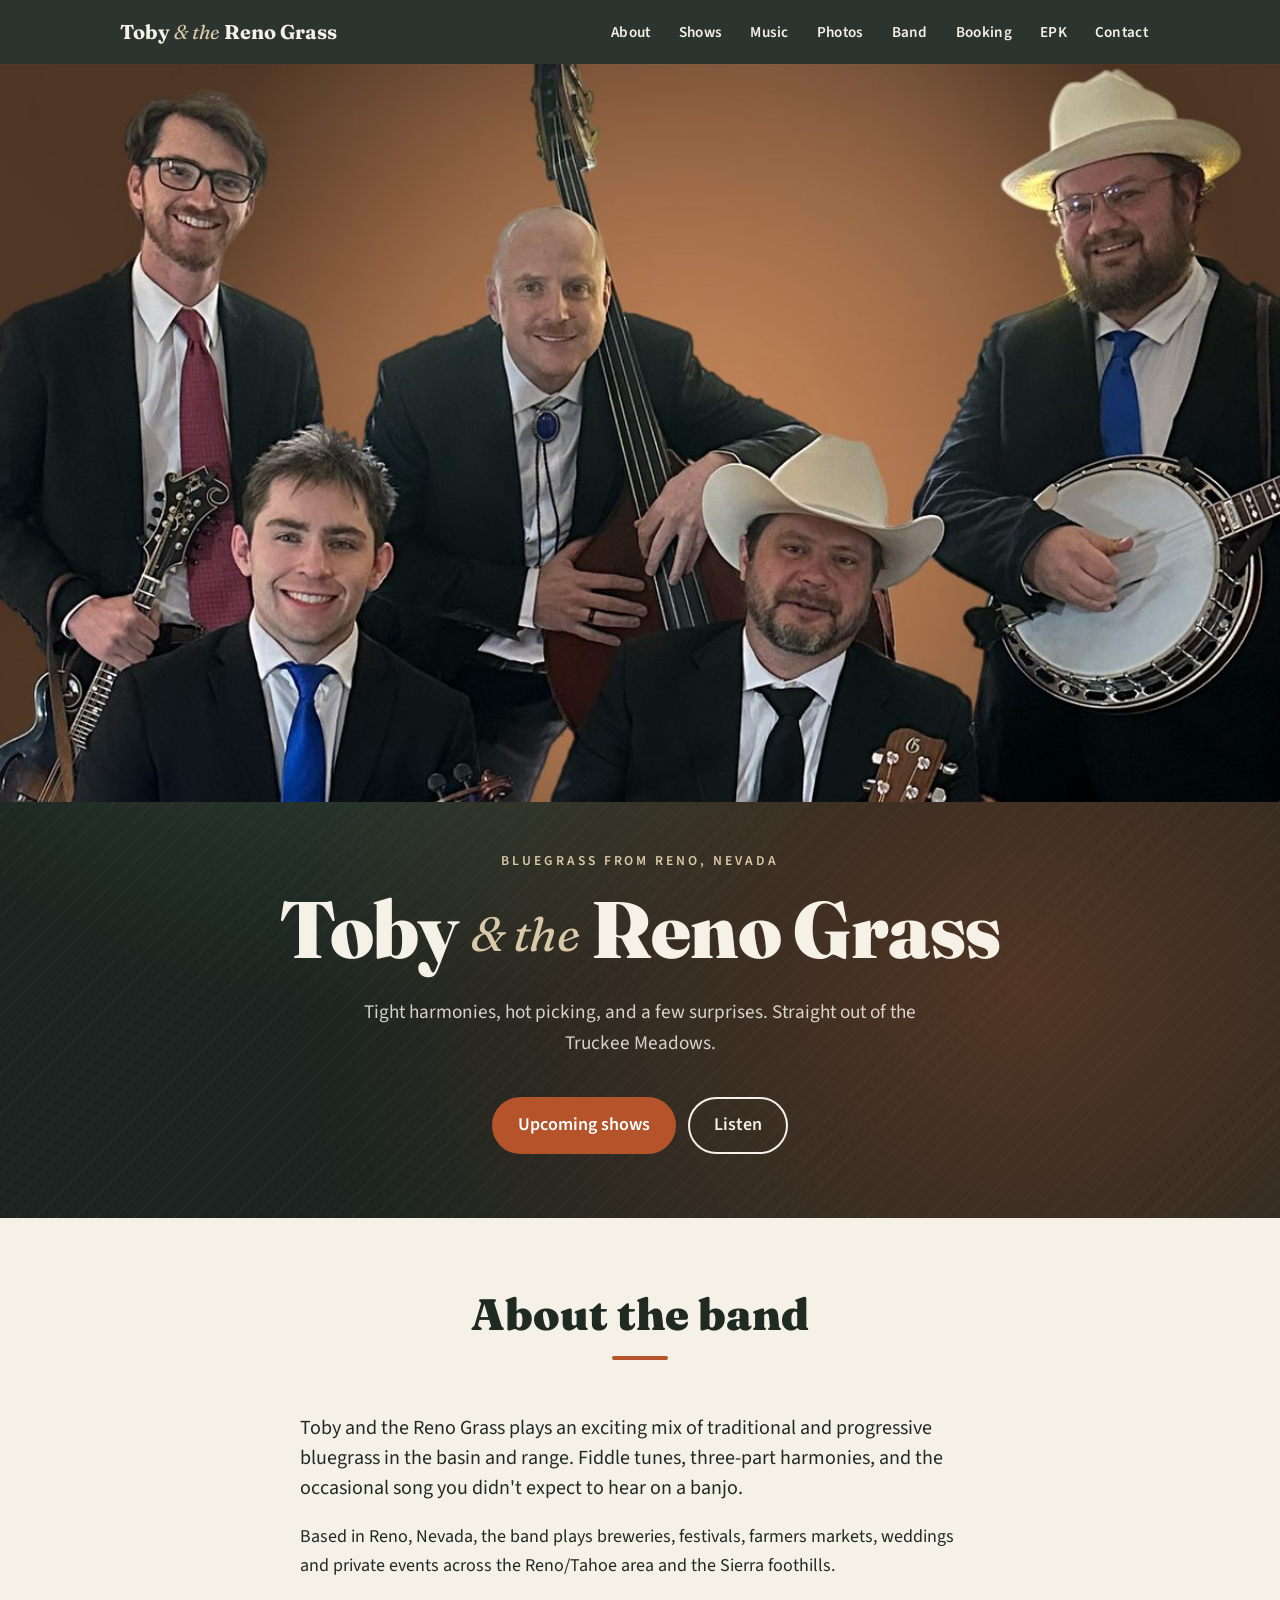
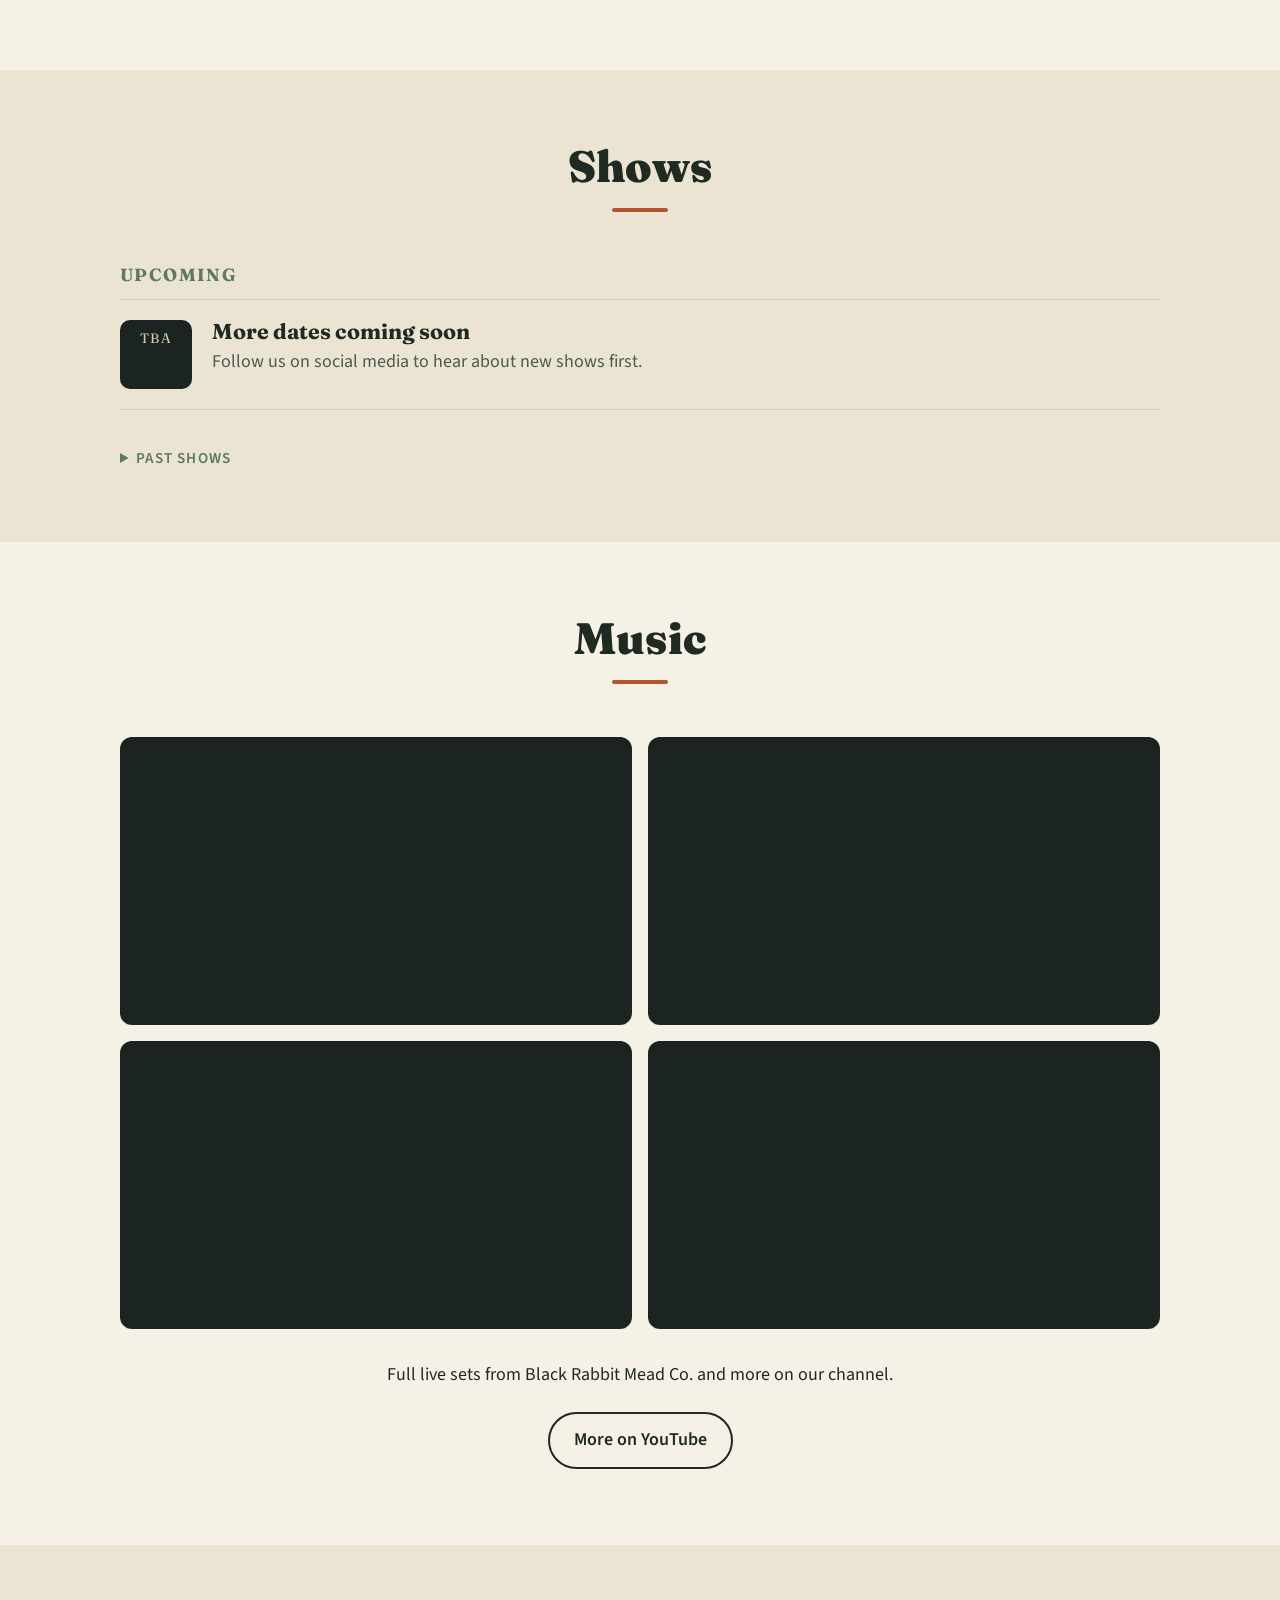
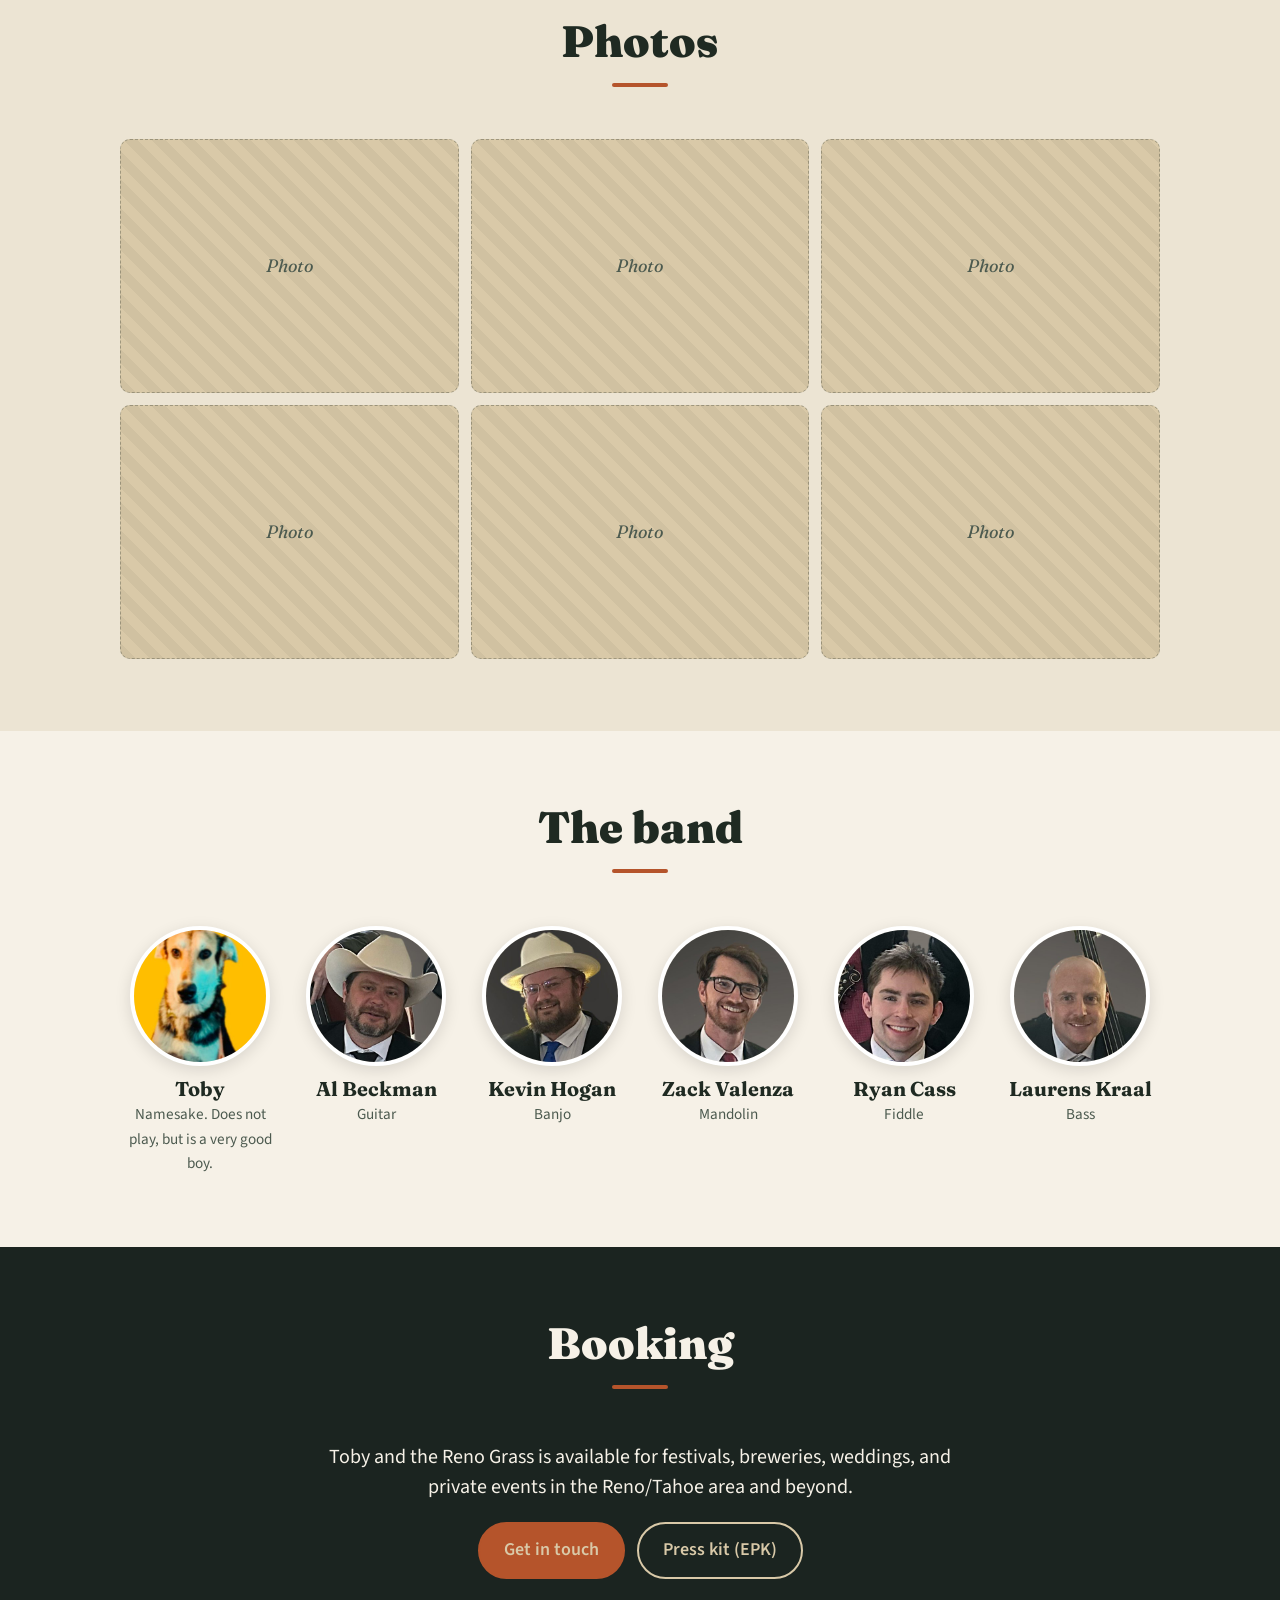
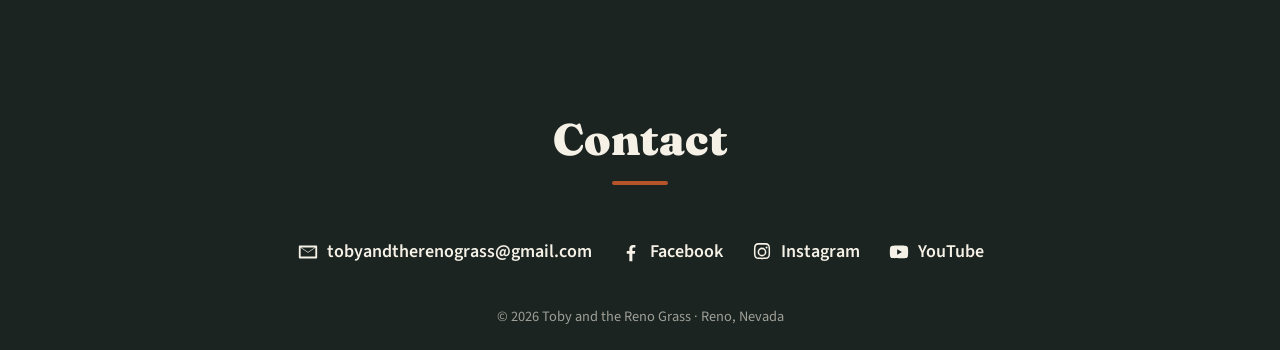
<file: index.html>
<!DOCTYPE html>
<html lang="en">
<head>
  <meta charset="utf-8">
  <meta name="viewport" content="width=device-width, initial-scale=1">
  <title>Toby and the Reno Grass | Bluegrass Band in Reno, Nevada</title>
  <meta name="description" content="Toby and the Reno Grass is a five-piece bluegrass band from Reno, Nevada: guitar, banjo, mandolin, fiddle and upright bass. Shows, videos, and booking for festivals, breweries, weddings and events in the Reno/Tahoe area.">
  <link rel="canonical" href="https://tobyandtherenograss.com/">
  <meta name="author" content="Toby and the Reno Grass">
  <meta property="og:title" content="Toby and the Reno Grass">
  <meta property="og:description" content="Bluegrass from Reno, Nevada.">
  <meta property="og:type" content="website">
  <meta property="og:site_name" content="Toby and the Reno Grass">
  <meta name="twitter:card" content="summary_large_image">
  <meta property="og:url" content="https://tobyandtherenograss.com/">
  <meta property="og:image" content="https://tobyandtherenograss.com/static/images/hero-brown.jpg">
  <link rel="icon" href="static/images/favicon.svg" type="image/svg+xml">
  <link rel="preconnect" href="https://fonts.googleapis.com">
  <link rel="preconnect" href="https://fonts.gstatic.com" crossorigin>
  <link href="https://fonts.googleapis.com/css2?family=Fraunces:opsz,wght@9..144,400;9..144,700;9..144,900&family=Source+Sans+3:wght@400;600&display=swap" rel="stylesheet">
  <link href="static/css/main.css?v=6" rel="stylesheet">
  <script type="application/ld+json">
{
  "@context": "https://schema.org",
  "@type": "MusicGroup",
  "name": "Toby and the Reno Grass",
  "genre": "Bluegrass",
  "url": "https://tobyandtherenograss.com/",
  "image": "https://tobyandtherenograss.com/static/images/hero-brown.jpg",
  "description": "Five-piece bluegrass band from Reno, Nevada.",
  "foundingLocation": {
    "@type": "Place",
    "name": "Reno, Nevada"
  },
  "location": {
    "@type": "Place",
    "address": {
      "@type": "PostalAddress",
      "addressLocality": "Reno",
      "addressRegion": "NV",
      "addressCountry": "US"
    }
  },
  "email": "tobyandtherenograss@gmail.com",
  "sameAs": [
    "https://www.facebook.com/p/Toby-and-the-Reno-Grass-61576982324667/",
    "https://www.instagram.com/tobyandtherenograss/",
    "https://www.youtube.com/@TobyandtheRenoGrass1"
  ],
  "member": [
    {
      "@type": "Person",
      "name": "Al Beckman",
      "roleName": "Guitar"
    },
    {
      "@type": "Person",
      "name": "Kevin Hogan",
      "roleName": "Banjo"
    },
    {
      "@type": "Person",
      "name": "Zack Valenza",
      "roleName": "Mandolin"
    },
    {
      "@type": "Person",
      "name": "Ryan Cass",
      "roleName": "Fiddle"
    },
    {
      "@type": "Person",
      "name": "Laurens Kraal",
      "roleName": "Upright bass"
    }
  ]
}
  </script>
</head>
<body>

<header class="site-header">
  <nav class="nav" aria-label="Main">
    <a class="brand" href="#top">Toby <span>&amp; the</span> Reno Grass</a>
    <button class="nav-toggle" aria-expanded="false" aria-controls="nav-links" aria-label="Menu">
      <span></span><span></span><span></span>
    </button>
    <ul class="nav-links" id="nav-links">
      <li><a href="#about">About</a></li>
      <li><a href="#shows">Shows</a></li>
      <li><a href="#music">Music</a></li>
      <li><a href="#photos">Photos</a></li>
      <li><a href="#band">Band</a></li>
      <li><a href="#booking">Booking</a></li>
      <li><a href="epk.html">EPK</a></li>
      <li><a href="#contact">Contact</a></li>
    </ul>
  </nav>
</header>

<main id="top">

  <!-- HERO. Desktop uses static/images/hero-brown.jpg (16:9), phones use hero-mobile.jpg (3:2). -->
  <section class="hero">
    <picture class="hero-photo">
      <source media="(max-width: 700px)" srcset="static/images/hero-mobile-brown.jpg">
      <img src="static/images/hero-brown.jpg" width="2000" height="1125" alt="Toby and the Reno Grass, five-piece bluegrass band from Reno, Nevada" fetchpriority="high">
    </picture>
    <div class="hero-inner">
      <p class="hero-kicker">Bluegrass from Reno, Nevada</p>
      <h1>Toby <span class="amp">&amp; the</span> Reno&nbsp;Grass</h1>
      <p class="hero-sub">Tight harmonies, hot picking, and a few surprises. Straight out of the Truckee Meadows.</p>
      <div class="hero-actions">
        <a class="btn btn-primary" href="#shows">Upcoming shows</a>
        <a class="btn btn-ghost" href="#music">Listen</a>
      </div>
    </div>
  </section>

  <!-- ABOUT -->
  <section class="section" id="about">
    <div class="container narrow">
      <h2>About the band</h2>
      <p class="lead">
        <!-- TODO: replace with the real bio -->
        Toby and the Reno Grass plays an exciting mix of traditional and progressive bluegrass in the
        basin and range. Fiddle tunes, three-part harmonies, and the occasional song you didn't expect
        to hear on a banjo.
      </p>
      <p>
        Based in Reno, Nevada, the band plays breweries, festivals, farmers markets, weddings and
        private events across the Reno/Tahoe area and the Sierra foothills.
      </p>
    </div>
  </section>

  <!-- SHOWS. Copy one <li class="show"> block per gig. Keep upcoming shows on top.
       Move a show to the "Past shows" list once it has happened. -->
  <section class="section section-alt" id="shows">
    <div class="container">
      <h2>Shows</h2>
      <h3 class="subhead">Upcoming</h3>
      <ul class="shows">
        <li class="show">
          <div class="show-date"><span class="show-month">TBA</span><span class="show-day">&nbsp;</span></div>
          <div class="show-body">
            <h4 class="show-title">More dates coming soon</h4>
            <p class="show-meta">Follow us on social media to hear about new shows first.</p>
          </div>
        </li>
        <!-- Example upcoming show (copy, uncomment, edit):
        <li class="show">
          <div class="show-date"><span class="show-month">Dec</span><span class="show-day">13</span></div>
          <div class="show-body">
            <h4 class="show-title">Venue Name</h4>
            <p class="show-meta">
              Saturday, December 13 &middot; 7:00 PM &middot;
              <a href="https://www.google.com/maps/search/?api=1&query=Venue+Name+Reno+NV" target="_blank" rel="noopener">Reno, NV</a>
            </p>
            <p class="show-note">Free show. All ages.</p>
          </div>
          <a class="btn btn-small" href="https://example.com/tickets" target="_blank" rel="noopener">Tickets</a>
        </li>
        -->
      </ul>

      <details class="past-shows">
        <summary>Past shows</summary>
        <ul class="shows shows-past">
          <li class="show">
            <div class="show-date"><span class="show-month">Sep</span><span class="show-day">19</span></div>
            <div class="show-body">
              <h4 class="show-title">Sugar Bowl Community Event</h4>
              <p class="show-meta">September 19, 2026 &middot; Sugar Bowl, Norden, CA</p>
            </div>
          </li>
          <li class="show">
            <div class="show-date"><span class="show-month">Aug</span><span class="show-day">24</span></div>
            <div class="show-body">
              <h4 class="show-title">40th Annual Bowers Bluegrass Festival</h4>
              <p class="show-meta">August 24, 2026 &middot; New Washoe City, NV</p>
            </div>
          </li>
          <li class="show">
            <div class="show-date"><span class="show-month">Aug</span><span class="show-day">1</span></div>
            <div class="show-body">
              <h4 class="show-title">The Lodge</h4>
              <p class="show-meta">August 1, 2026 &middot; Reno, NV</p>
            </div>
          </li>
          <li class="show">
            <div class="show-date"><span class="show-month">Jul</span><span class="show-day">11</span></div>
            <div class="show-body">
              <h4 class="show-title">Black Rabbit Mead Co.</h4>
              <p class="show-meta">July 11, 2026 &middot; Reno, NV</p>
            </div>
          </li>
          <li class="show">
            <div class="show-date"><span class="show-month">May</span><span class="show-day">15</span></div>
            <div class="show-body">
              <h4 class="show-title">The Depot</h4>
              <p class="show-meta">May 15, 2026 &middot; Reno, NV</p>
            </div>
          </li>
          <li class="show">
            <div class="show-date"><span class="show-month">Mar</span><span class="show-day">6</span></div>
            <div class="show-body">
              <h4 class="show-title">Black Rabbit Mead Co.</h4>
              <p class="show-meta">March 6, 2026 &middot; Reno, NV</p>
            </div>
          </li>
          <li class="show">
            <div class="show-date"><span class="show-month">Jan</span><span class="show-day">16</span></div>
            <div class="show-body">
              <h4 class="show-title">Piñon Bottle Co.</h4>
              <p class="show-meta">January 16, 2026 &middot; Reno, NV</p>
            </div>
          </li>
          <li class="show">
            <div class="show-date"><span class="show-month">Dec</span><span class="show-day">18</span></div>
            <div class="show-body">
              <h4 class="show-title">Black Rabbit Mead Co.</h4>
              <p class="show-meta">December 18, 2025 &middot; Reno, NV</p>
            </div>
          </li>
        </ul>
      </details>
    </div>
  </section>

  <!-- MUSIC. Each tile is a YouTube embed: swap the VIDEO_ID in the src to change it. -->
  <section class="section" id="music">
    <div class="container">
      <h2>Music</h2>
      <div class="video-grid">
        <div class="video"><iframe src="https://www.youtube.com/embed/zK9RMKCZfXM" title="Toby and the Reno Grass, CBA Father's Day Bluegrass Festival submission" allow="accelerometer; clipboard-write; encrypted-media; gyroscope; picture-in-picture; web-share" referrerpolicy="strict-origin-when-cross-origin" allowfullscreen loading="lazy"></iframe></div>
        <div class="video"><iframe src="https://www.youtube.com/embed/GM1ohzLTwFQ" title="Fireball Mail" allow="accelerometer; clipboard-write; encrypted-media; gyroscope; picture-in-picture; web-share" referrerpolicy="strict-origin-when-cross-origin" allowfullscreen loading="lazy"></iframe></div>
        <div class="video"><iframe src="https://www.youtube.com/embed/KNHiSQfLq3k" title="Toby and the Reno Grass at Bowers Bluegrass Festival 2026" allow="accelerometer; clipboard-write; encrypted-media; gyroscope; picture-in-picture; web-share" referrerpolicy="strict-origin-when-cross-origin" allowfullscreen loading="lazy"></iframe></div>
        <div class="video"><iframe src="https://www.youtube.com/embed/yvaGSAyjBzI" title="Toby and the Reno Grass on KOLO 8 Morning News" allow="accelerometer; clipboard-write; encrypted-media; gyroscope; picture-in-picture; web-share" referrerpolicy="strict-origin-when-cross-origin" allowfullscreen loading="lazy"></iframe></div>
      </div>
      <div class="listen-links">
        <p>Full live sets from Black Rabbit Mead Co. and more on our channel.</p>
        <a class="btn btn-ghost" href="https://www.youtube.com/@TobyandtheRenoGrass1" target="_blank" rel="noopener">More on YouTube</a>
        <!-- <a class="btn btn-ghost" href="https://open.spotify.com/artist/..." target="_blank" rel="noopener">Spotify</a> -->
      </div>
    </div>
  </section>

  <!-- PHOTOS. Drop images into static/images/photos/ and replace each placeholder with
       <a class="photo" href="static/images/photos/01.jpg"><img src="static/images/photos/01.jpg" alt="..." loading="lazy"></a> -->
  <section class="section section-alt" id="photos">
    <div class="container">
      <h2>Photos</h2>
      <div class="photo-grid">
        <div class="photo placeholder"><span>Photo</span></div>
        <div class="photo placeholder"><span>Photo</span></div>
        <div class="photo placeholder"><span>Photo</span></div>
        <div class="photo placeholder"><span>Photo</span></div>
        <div class="photo placeholder"><span>Photo</span></div>
        <div class="photo placeholder"><span>Photo</span></div>
      </div>
    </div>
  </section>

  <!-- BAND MEMBERS. One .member per person. -->
  <section class="section" id="band">
    <div class="container">
      <h2>The band</h2>
      <div class="members">
        <div class="member">
          <img class="avatar" src="static/images/band/toby.jpg" width="400" height="400" loading="lazy" alt="Toby the dog">
          <h4>Toby</h4>
          <p>Namesake. Does not play, but is a very good boy.</p>
        </div>
        <div class="member">
          <img class="avatar" src="static/images/band/guitar.jpg" width="400" height="400" loading="lazy" alt="Al Beckman">
          <h4>Al Beckman</h4>
          <p>Guitar</p>
        </div>
        <div class="member">
          <img class="avatar" src="static/images/band/banjo.jpg" width="400" height="400" loading="lazy" alt="Kevin Hogan">
          <h4>Kevin Hogan</h4>
          <p>Banjo</p>
        </div>
        <div class="member">
          <img class="avatar" src="static/images/band/mandolin.jpg" width="400" height="400" loading="lazy" alt="Zack Valenza">
          <h4>Zack Valenza</h4>
          <p>Mandolin</p>
        </div>
        <div class="member">
          <img class="avatar" src="static/images/band/fiddle.jpg" width="400" height="400" loading="lazy" alt="Ryan Cass">
          <h4>Ryan Cass</h4>
          <p>Fiddle</p>
        </div>
        <div class="member">
          <img class="avatar" src="static/images/band/bass.jpg" width="400" height="400" loading="lazy" alt="Laurens Kraal">
          <h4>Laurens Kraal</h4>
          <p>Bass</p>
        </div>
      </div>
    </div>
  </section>

  <!-- BOOKING -->
  <section class="section section-dark" id="booking">
    <div class="container narrow center">
      <h2>Booking</h2>
      <p class="lead">Toby and the Reno Grass is available for festivals, breweries, weddings, and private events in the Reno/Tahoe area and beyond.</p>
      <div class="hero-actions">
        <a class="btn btn-primary" href="mailto:tobyandtherenograss@gmail.com?subject=Booking%20inquiry">Get in touch</a>
        <a class="btn btn-ghost" href="epk.html">Press kit (EPK)</a>
      </div>
    </div>
  </section>


</main>

<!-- CONTACT / FOOTER. TODO: replace the placeholder email. -->
<footer class="site-footer" id="contact">
  <div class="container center">
    <h2>Contact</h2>
    <ul class="contact-list">
      <li>
        <a href="mailto:tobyandtherenograss@gmail.com">
          <svg class="icon" viewBox="0 0 24 24" aria-hidden="true"><path d="M3 5h18a1 1 0 0 1 1 1v12a1 1 0 0 1-1 1H3a1 1 0 0 1-1-1V6a1 1 0 0 1 1-1zm1 2.4V17h16V7.4l-8 5.3-8-5.3zM4.6 7l7.4 4.9L19.4 7H4.6z"/></svg>
          tobyandtherenograss@gmail.com
        </a>
      </li>
      <li>
        <a href="https://www.facebook.com/p/Toby-and-the-Reno-Grass-61576982324667/" target="_blank" rel="noopener">
          <svg class="icon" viewBox="0 0 24 24" aria-hidden="true"><path d="M13.5 22v-8h2.7l.4-3.2h-3.1V8.8c0-.9.3-1.6 1.6-1.6h1.7V4.4c-.3 0-1.3-.1-2.5-.1-2.5 0-4.1 1.5-4.1 4.2v2.3H7.4V14h2.8v8h3.3z"/></svg>
          Facebook
        </a>
      </li>
      <li>
        <a href="https://www.instagram.com/tobyandtherenograss/" target="_blank" rel="noopener">
          <svg class="icon" viewBox="0 0 24 24" aria-hidden="true"><path d="M12 7.2a4.8 4.8 0 1 0 0 9.6 4.8 4.8 0 0 0 0-9.6zm0 7.9a3.1 3.1 0 1 1 0-6.2 3.1 3.1 0 0 1 0 6.2zM17 5.9a1.1 1.1 0 1 0 0 2.2 1.1 1.1 0 0 0 0-2.2zM12 2.2c-2.7 0-3 0-4 .1-2.9.1-4.6 1.8-4.7 4.7-.1 1-.1 1.4-.1 4s0 3 .1 4c.1 2.9 1.8 4.6 4.7 4.7 1 .1 1.4.1 4 .1s3 0 4-.1c2.9-.1 4.6-1.8 4.7-4.7.1-1 .1-1.4.1-4s0-3-.1-4c-.1-2.9-1.8-4.6-4.7-4.7-1-.1-1.3-.1-4-.1zm0 1.8c2.6 0 2.9 0 4 .1 2 .1 3 1 3.1 3.1.1 1 .1 1.3.1 3.9s0 2.9-.1 3.9c-.1 2-1 3-3.1 3.1-1 .1-1.3.1-4 .1s-2.9 0-3.9-.1c-2-.1-3-1-3.1-3.1-.1-1-.1-1.3-.1-3.9s0-2.9.1-3.9c.1-2 1-3 3.1-3.1 1-.1 1.3-.1 3.9-.1z"/></svg>
          Instagram
        </a>
      </li>
      <li>
        <a href="https://www.youtube.com/@TobyandtheRenoGrass1" target="_blank" rel="noopener">
          <svg class="icon" viewBox="0 0 24 24" aria-hidden="true"><path d="M21.6 7.2c-.2-.9-.9-1.6-1.8-1.8C18.2 5 12 5 12 5s-6.2 0-7.8.4c-.9.2-1.6.9-1.8 1.8C2 8.8 2 12 2 12s0 3.2.4 4.8c.2.9.9 1.6 1.8 1.8C5.8 19 12 19 12 19s6.2 0 7.8-.4c.9-.2 1.6-.9 1.8-1.8.4-1.6.4-4.8.4-4.8s0-3.2-.4-4.8zM10 15V9l5.2 3L10 15z"/></svg>
          YouTube
        </a>
      </li>
    </ul>
    <p class="copyright">&copy; <span id="year"></span> Toby and the Reno Grass &middot; Reno, Nevada</p>
  </div>
</footer>

<script src="static/js/main.js"></script>
<!-- Cloudflare Web Analytics --><script defer src="https://static.cloudflareinsights.com/beacon.min.js" data-cf-beacon='{"token": "e1113c9dabb843c6b1d5d2c6611a7a12"}'></script><!-- End Cloudflare Web Analytics -->
</body>
</html>
</file>
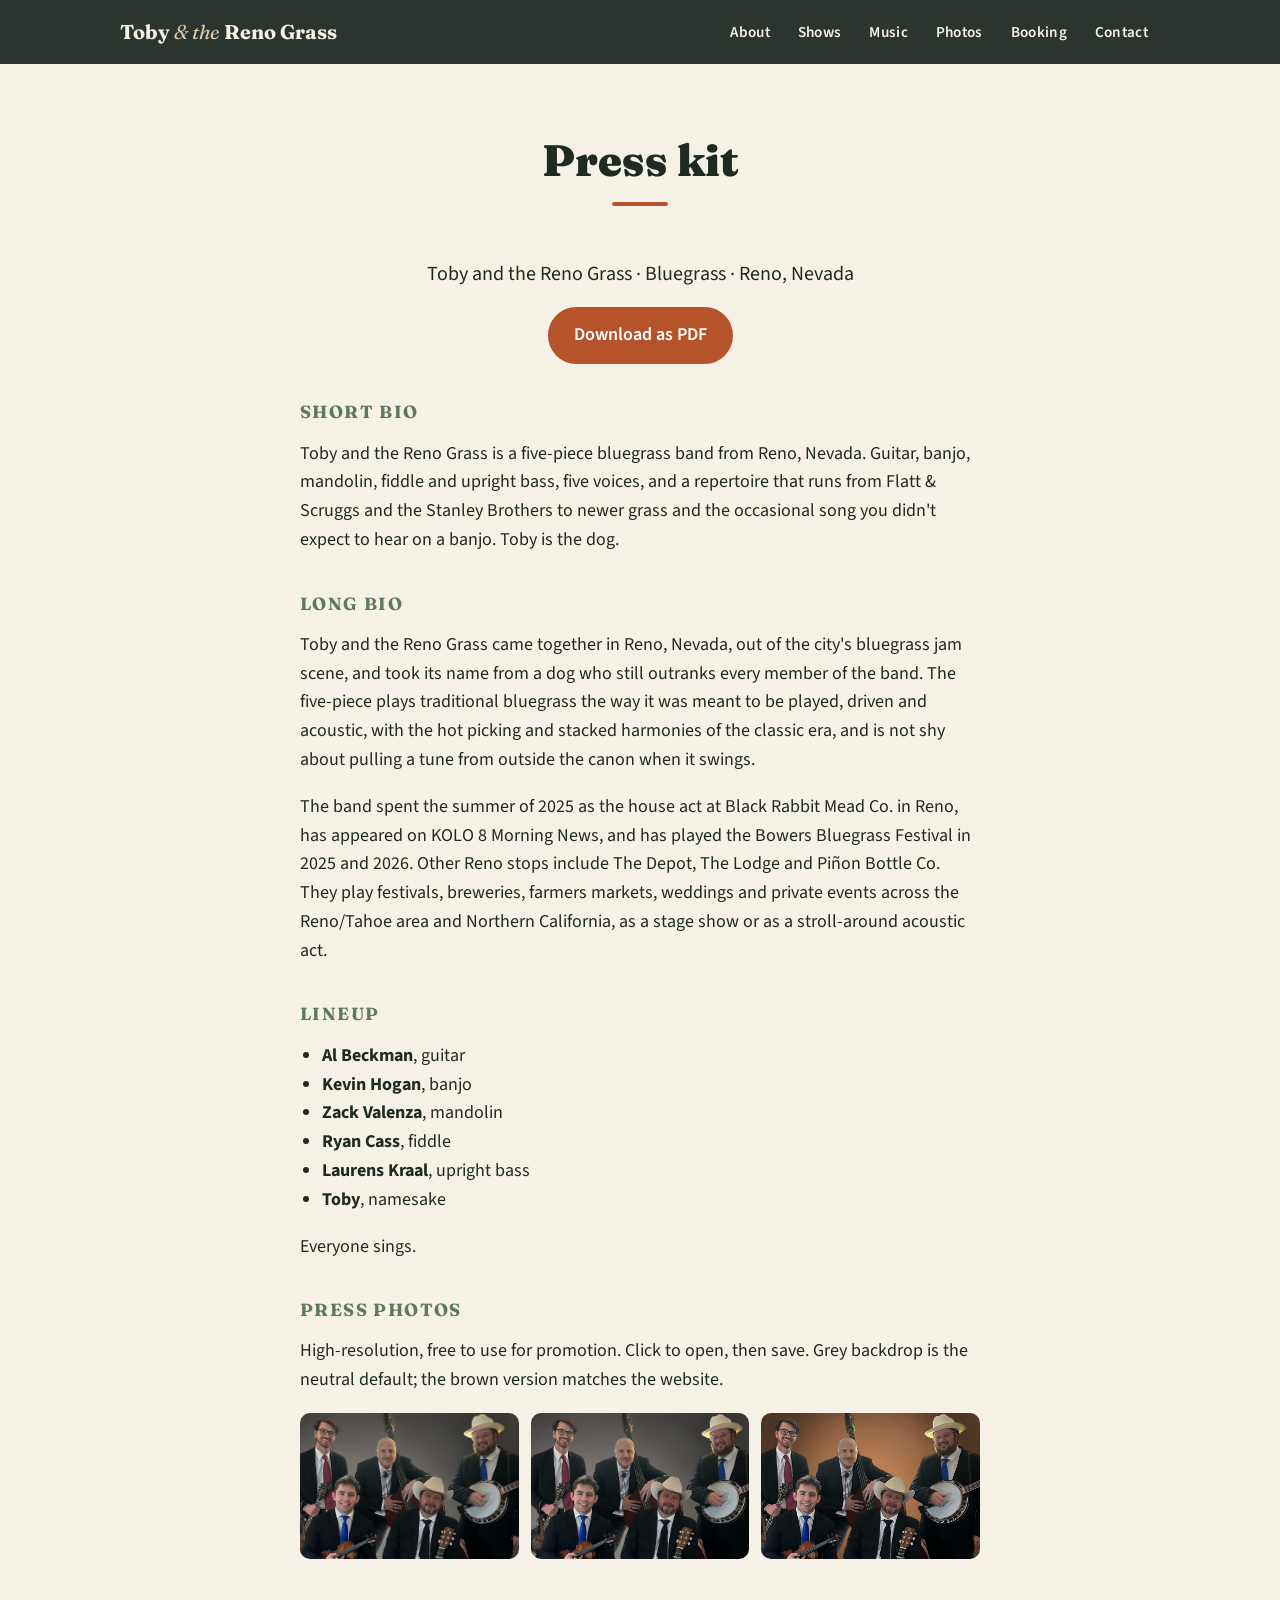
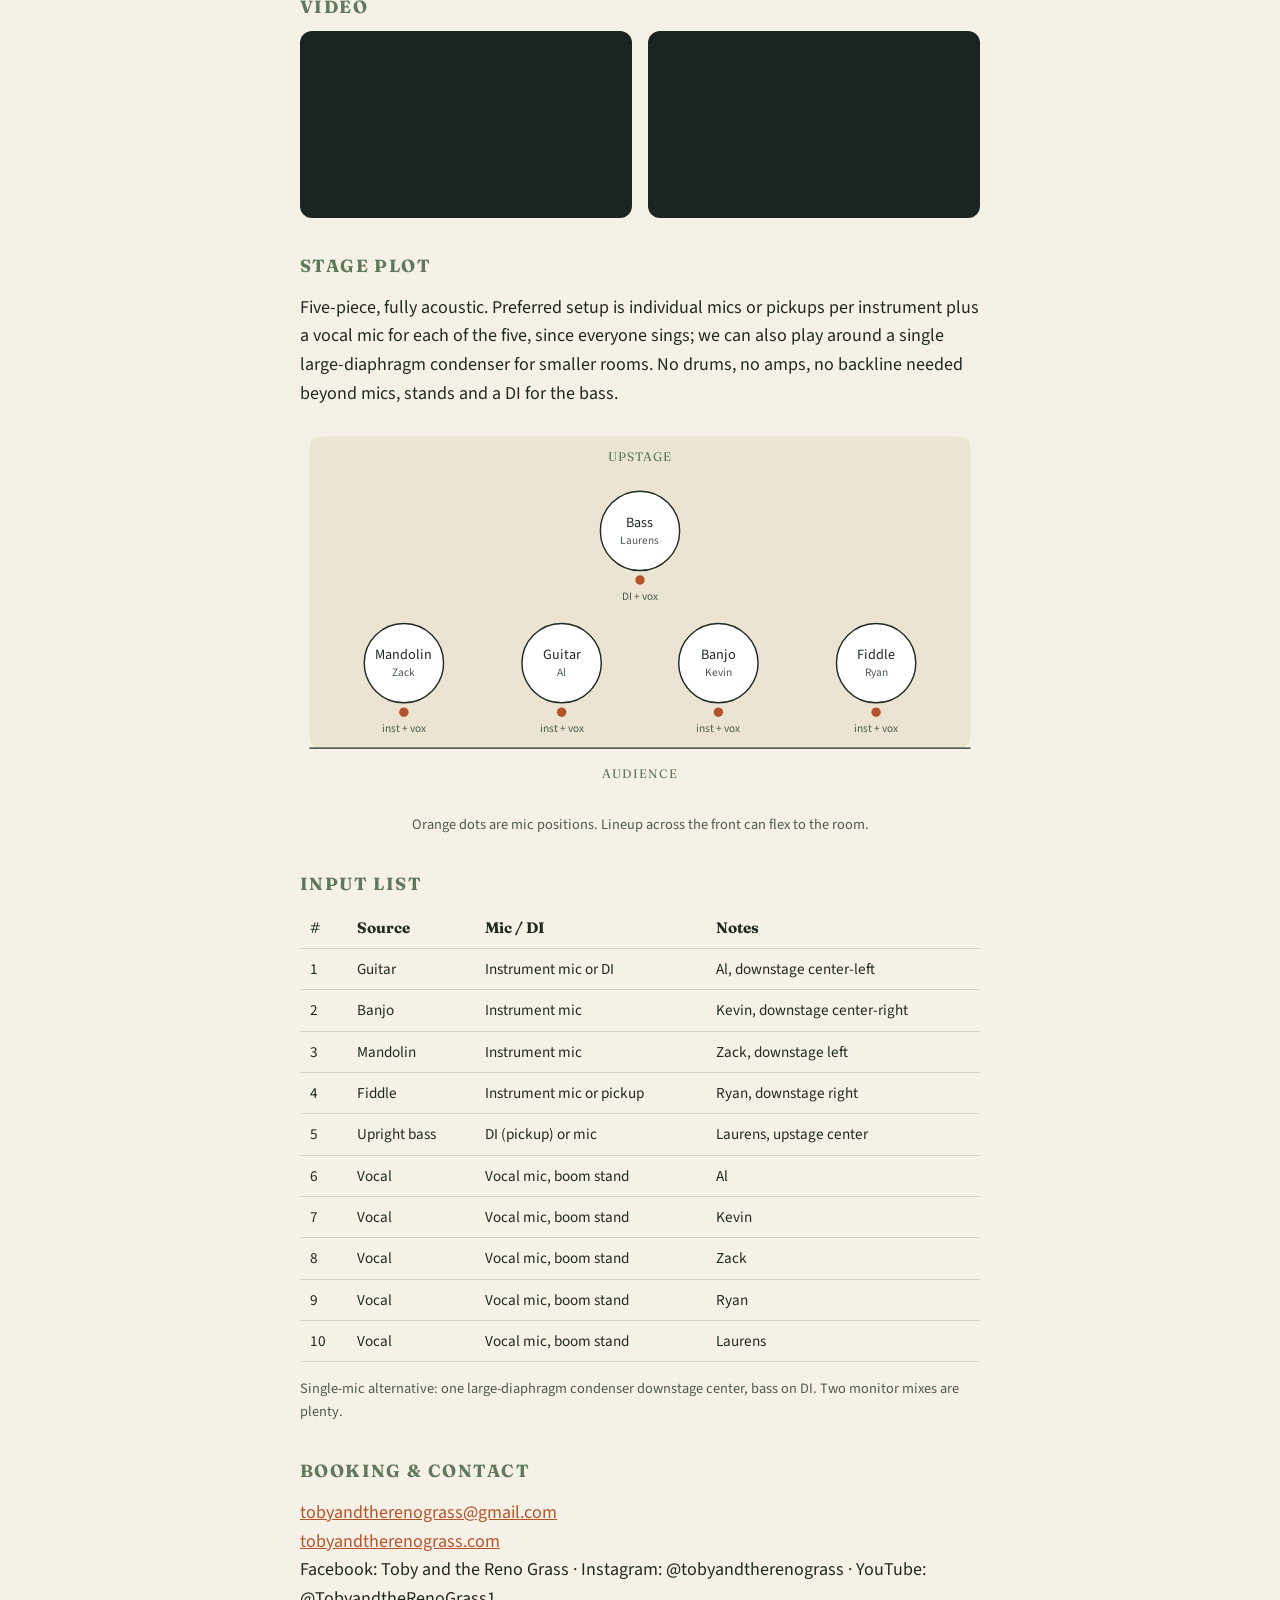
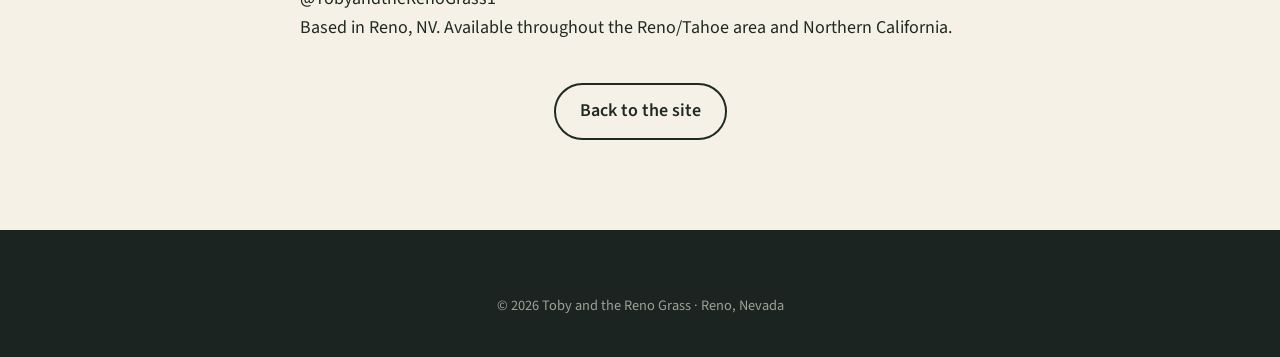
<file: epk.html>
<!DOCTYPE html>
<html lang="en">
<head>
  <meta charset="utf-8">
  <meta name="viewport" content="width=device-width, initial-scale=1">
  <title>EPK | Toby and the Reno Grass</title>
  <meta name="description" content="Electronic press kit for Toby and the Reno Grass: bio, photos, video, stage plot and booking contact.">
  <link rel="canonical" href="https://tobyandtherenograss.com/epk.html">
  <meta property="og:title" content="Toby and the Reno Grass | Press kit">
  <meta property="og:description" content="Bio, press photos, video, stage plot and booking contact for Toby and the Reno Grass, bluegrass from Reno, Nevada.">
  <meta property="og:type" content="website">
  <meta property="og:url" content="https://tobyandtherenograss.com/epk.html">
  <meta property="og:image" content="https://tobyandtherenograss.com/static/images/hero-brown.jpg">
  <meta name="twitter:card" content="summary_large_image">
  <link rel="icon" href="static/images/favicon.svg" type="image/svg+xml">
  <link rel="preconnect" href="https://fonts.googleapis.com">
  <link rel="preconnect" href="https://fonts.gstatic.com" crossorigin>
  <link href="https://fonts.googleapis.com/css2?family=Fraunces:opsz,wght@9..144,400;9..144,700;9..144,900&family=Source+Sans+3:wght@400;600&display=swap" rel="stylesheet">
  <link href="static/css/main.css?v=6" rel="stylesheet">
</head>
<body>

<header class="site-header">
  <nav class="nav" aria-label="Main">
    <a class="brand" href="index.html">Toby <span>&amp; the</span> Reno Grass</a>
    <button class="nav-toggle" aria-expanded="false" aria-controls="nav-links" aria-label="Menu">
      <span></span><span></span><span></span>
    </button>
    <ul class="nav-links" id="nav-links">
      <li><a href="index.html#about">About</a></li>
      <li><a href="index.html#shows">Shows</a></li>
      <li><a href="index.html#music">Music</a></li>
      <li><a href="index.html#photos">Photos</a></li>
      <li><a href="index.html#booking">Booking</a></li>
      <li><a href="index.html#contact">Contact</a></li>
    </ul>
  </nav>
</header>

<main>
  <section class="section epk">
    <div class="container narrow">
      <h2>Press kit</h2>
      <p class="lead center">Toby and the Reno Grass &middot; Bluegrass &middot; Reno, Nevada</p>
      <p class="center no-print">
        <a class="btn btn-primary" href="static/epk/Toby-and-the-Reno-Grass-EPK.pdf">Download as PDF</a>
      </p>

      <h3 class="subhead">Short bio</h3>
      <p>
        Toby and the Reno Grass is a five-piece bluegrass band from Reno, Nevada. Guitar, banjo, mandolin,
        fiddle and upright bass, five voices, and a repertoire that runs from Flatt &amp; Scruggs and
        the Stanley Brothers to newer grass and the occasional song you didn't expect to hear on a banjo.
        Toby is the dog.
      </p>

      <h3 class="subhead">Long bio</h3>
      <p>
        Toby and the Reno Grass came together in Reno, Nevada, out of the city's bluegrass jam scene, and took
        its name from a dog who still outranks every member of the band. The five-piece plays traditional
        bluegrass the way it was meant to be played, driven and acoustic, with the hot picking and stacked
        harmonies of the classic era, and is not shy about pulling a tune from outside the canon when it
        swings.
      </p>
      <p>
        The band spent the summer of 2025 as the house act at Black Rabbit Mead Co. in Reno, has appeared on
        KOLO 8 Morning News, and has played the Bowers Bluegrass Festival in 2025 and 2026. Other Reno
        stops include The Depot, The Lodge and Piñon Bottle Co. They play
        festivals, breweries, farmers markets, weddings and private events across the Reno/Tahoe area and
        Northern California, as a stage show or as a stroll-around acoustic act.
      </p>

      <h3 class="subhead">Lineup</h3>
      <ul class="lineup">
        <li><strong>Al Beckman</strong>, guitar</li>
        <li><strong>Kevin Hogan</strong>, banjo</li>
        <li><strong>Zack Valenza</strong>, mandolin</li>
        <li><strong>Ryan Cass</strong>, fiddle</li>
        <li><strong>Laurens Kraal</strong>, upright bass</li>
        <li><strong>Toby</strong>, namesake</li>
      </ul>
      <p>Everyone sings.</p>

      <h3 class="subhead">Press photos</h3>
      <p>High-resolution, free to use for promotion. Click to open, then save. Grey backdrop is the neutral default; the brown version matches the website.</p>
      <div class="photo-grid press-photos">
        <a class="photo" href="static/epk/toby-and-the-reno-grass-press-16x9.jpg" target="_blank" rel="noopener"><img src="static/epk/thumb-16x9.jpg" alt="Toby and the Reno Grass, group photo 16:9, grey backdrop" loading="lazy"></a>
        <a class="photo" href="static/epk/toby-and-the-reno-grass-press-3x2.jpg" target="_blank" rel="noopener"><img src="static/epk/thumb-3x2.jpg" alt="Toby and the Reno Grass, group photo 3:2, grey backdrop" loading="lazy"></a>
        <a class="photo" href="static/epk/toby-and-the-reno-grass-press-16x9-brown.jpg" target="_blank" rel="noopener"><img src="static/images/hero-brown.jpg" alt="Toby and the Reno Grass, group photo 16:9, brown backdrop" loading="lazy"></a>
      </div>

      <h3 class="subhead">Video</h3>
      <div class="video-grid no-print">
        <div class="video"><iframe src="https://www.youtube.com/embed/zK9RMKCZfXM" title="CBA Father's Day Bluegrass Festival submission" allowfullscreen loading="lazy"></iframe></div>
        <div class="video"><iframe src="https://www.youtube.com/embed/KNHiSQfLq3k" title="Toby and the Reno Grass at Bowers Bluegrass Festival 2026" allowfullscreen loading="lazy"></iframe></div>
      </div>
      <ul class="video-links">
        <li><a href="https://www.youtube.com/watch?v=zK9RMKCZfXM">CBA Father's Day Festival submission</a> &middot; youtube.com/watch?v=zK9RMKCZfXM</li>
        <li><a href="https://www.youtube.com/watch?v=KNHiSQfLq3k">Live at Bowers Bluegrass Festival 2026</a> &middot; youtube.com/watch?v=KNHiSQfLq3k</li>
        <li><a href="https://www.youtube.com/watch?v=yvaGSAyjBzI">KOLO 8 Morning News appearance</a> &middot; youtube.com/watch?v=yvaGSAyjBzI</li>
        <li><a href="https://www.youtube.com/@TobyandtheRenoGrass1">Full live sets on YouTube</a> &middot; youtube.com/@TobyandtheRenoGrass1</li>
      </ul>

      <h3 class="subhead">Stage plot</h3>
      <p>
        Five-piece, fully acoustic. Preferred setup is individual mics or pickups per instrument plus a
        vocal mic for each of the five, since everyone sings; we can also play around a single large-diaphragm condenser for smaller rooms.
        No drums, no amps, no backline needed beyond mics, stands and a DI for the bass.
      </p>
      <figure class="stage-plot">
        <svg viewBox="0 0 720 400" role="img" aria-label="Stage plot: bass upstage center; front row left to right mandolin, guitar, banjo, fiddle; audience downstage">
          <defs>
            <style>
              .sp-bg{fill:#ece4d3}.sp-line{stroke:#1f2a22;stroke-width:1.5;fill:none}
              .sp-t{font-family:'Source Sans 3',Arial,sans-serif;font-size:15px;fill:#1f2a22;text-anchor:middle}
              .sp-s{font-size:12px;fill:#4c5a4f}.sp-h{font-family:Fraunces,Georgia,serif;font-size:13px;fill:#5f7a5a;letter-spacing:.08em;text-anchor:middle}
              .sp-pos{fill:#fff;stroke:#1f2a22;stroke-width:1.5}.sp-mic{fill:#b5542b}
            </style>
          </defs>
          <rect class="sp-bg" x="10" y="10" width="700" height="330" rx="12"/>
          <text class="sp-h" x="360" y="36">UPSTAGE</text>
          <text class="sp-h" x="360" y="372">AUDIENCE</text>
          <line class="sp-line" x1="10" y1="340" x2="710" y2="340"/>

          <!-- bass -->
          <circle class="sp-pos" cx="360" cy="110" r="42"/>
          <text class="sp-t" x="360" y="106">Bass</text>
          <text class="sp-t sp-s" x="360" y="124">Laurens</text>
          <circle class="sp-mic" cx="360" cy="162" r="5"/><text class="sp-t sp-s" x="360" y="183">DI + vox</text>

          <!-- front row -->
          <circle class="sp-pos" cx="110" cy="250" r="42"/>
          <text class="sp-t" x="110" y="246">Mandolin</text>
          <text class="sp-t sp-s" x="110" y="264">Zack</text>
          <circle class="sp-mic" cx="110" cy="302" r="5"/><text class="sp-t sp-s" x="110" y="323">inst + vox</text>

          <circle class="sp-pos" cx="277" cy="250" r="42"/>
          <text class="sp-t" x="277" y="246">Guitar</text>
          <text class="sp-t sp-s" x="277" y="264">Al</text>
          <circle class="sp-mic" cx="277" cy="302" r="5"/><text class="sp-t sp-s" x="277" y="323">inst + vox</text>

          <circle class="sp-pos" cx="443" cy="250" r="42"/>
          <text class="sp-t" x="443" y="246">Banjo</text>
          <text class="sp-t sp-s" x="443" y="264">Kevin</text>
          <circle class="sp-mic" cx="443" cy="302" r="5"/><text class="sp-t sp-s" x="443" y="323">inst + vox</text>

          <circle class="sp-pos" cx="610" cy="250" r="42"/>
          <text class="sp-t" x="610" y="246">Fiddle</text>
          <text class="sp-t sp-s" x="610" y="264">Ryan</text>
          <circle class="sp-mic" cx="610" cy="302" r="5"/><text class="sp-t sp-s" x="610" y="323">inst + vox</text>
        </svg>
        <figcaption>Orange dots are mic positions. Lineup across the front can flex to the room.</figcaption>
      </figure>

      <h3 class="subhead">Input list</h3>
      <table class="inputs">
        <thead><tr><th>#</th><th>Source</th><th>Mic / DI</th><th>Notes</th></tr></thead>
        <tbody>
          <tr><td>1</td><td>Guitar</td><td>Instrument mic or DI</td><td>Al, downstage center-left</td></tr>
          <tr><td>2</td><td>Banjo</td><td>Instrument mic</td><td>Kevin, downstage center-right</td></tr>
          <tr><td>3</td><td>Mandolin</td><td>Instrument mic</td><td>Zack, downstage left</td></tr>
          <tr><td>4</td><td>Fiddle</td><td>Instrument mic or pickup</td><td>Ryan, downstage right</td></tr>
          <tr><td>5</td><td>Upright bass</td><td>DI (pickup) or mic</td><td>Laurens, upstage center</td></tr>
          <tr><td>6</td><td>Vocal</td><td>Vocal mic, boom stand</td><td>Al</td></tr>
          <tr><td>7</td><td>Vocal</td><td>Vocal mic, boom stand</td><td>Kevin</td></tr>
          <tr><td>8</td><td>Vocal</td><td>Vocal mic, boom stand</td><td>Zack</td></tr>
          <tr><td>9</td><td>Vocal</td><td>Vocal mic, boom stand</td><td>Ryan</td></tr>
          <tr><td>10</td><td>Vocal</td><td>Vocal mic, boom stand</td><td>Laurens</td></tr>
        </tbody>
      </table>
      <p class="small">Single-mic alternative: one large-diaphragm condenser downstage center, bass on DI. Two monitor mixes are plenty.</p>

      <h3 class="subhead">Booking &amp; contact</h3>
      <p>
        <a href="mailto:tobyandtherenograss@gmail.com?subject=Booking%20inquiry">tobyandtherenograss@gmail.com</a><br>
        <a href="https://tobyandtherenograss.com">tobyandtherenograss.com</a><br>
        Facebook: Toby and the Reno Grass &middot; Instagram: @tobyandtherenograss &middot; YouTube: @TobyandtheRenoGrass1<br>
        Based in Reno, NV. Available throughout the Reno/Tahoe area and Northern California.
      </p>

      <p class="center no-print" style="margin-top:40px"><a class="btn btn-ghost" href="index.html">Back to the site</a></p>
    </div>
  </section>
</main>

<footer class="site-footer">
  <div class="container center">
    <p class="copyright">&copy; <span id="year"></span> Toby and the Reno Grass &middot; Reno, Nevada</p>
  </div>
</footer>

<script src="static/js/main.js"></script>
<!-- Cloudflare Web Analytics --><script defer src="https://static.cloudflareinsights.com/beacon.min.js" data-cf-beacon='{"token": "e1113c9dabb843c6b1d5d2c6611a7a12"}'></script><!-- End Cloudflare Web Analytics -->
</body>
</html>
</file>
<file: static/css/main.css>
/* Toby and the Reno Grass. Colors and fonts live here. */
:root {
  --cream: #f6f1e7;
  --cream-2: #ece4d3;
  --ink: #1f2a22;
  --ink-soft: #4c5a4f;
  --pine: #1b2420;
  --sage: #5f7a5a;
  --sand: #d9c9a8;
  --rust: #b5542b;
  --rust-dark: #8f3f1e;
  --font-display: "Fraunces", Georgia, "Times New Roman", serif;
  --font-body: "Source Sans 3", "Helvetica Neue", Arial, sans-serif;
  --max: 1080px;
  --gutter: 20px;
}

* { box-sizing: border-box; }
html { scroll-behavior: smooth; -webkit-text-size-adjust: 100%; }
body {
  margin: 0;
  font-family: var(--font-body);
  font-size: 18px;
  line-height: 1.6;
  color: var(--ink);
  background: var(--cream);
}
img { max-width: 100%; display: block; }
a { color: var(--rust); }
a:hover { color: var(--rust-dark); }

h1, h2, h3, h4 { font-family: var(--font-display); line-height: 1.1; margin: 0 0 0.5em; }
h2 {
  font-size: clamp(2rem, 4vw, 2.75rem);
  font-weight: 900;
  text-align: center;
  margin-bottom: 1.2em;
  position: relative;
}
h2::after {
  content: "";
  display: block;
  width: 56px;
  height: 4px;
  background: var(--rust);
  margin: 0.4em auto 0;
  border-radius: 2px;
}
.subhead { font-size: 1.1rem; font-weight: 700; text-transform: uppercase; letter-spacing: 0.08em; color: var(--sage); margin-bottom: 0.8em; }
.lead { font-size: 1.25rem; line-height: 1.5; }
.center { text-align: center; }

.container { max-width: var(--max); margin: 0 auto; padding: 0 var(--gutter); }
.container.narrow { max-width: 720px; }
.section { padding: 72px 0; scroll-margin-top: 64px; }
.section-alt { background: var(--cream-2); }
.section-dark { background: var(--pine); color: var(--cream); }
.section-dark h2 { color: var(--cream); }
.section-dark a { color: var(--sand); }

/* Header / nav */
.site-header {
  position: sticky;
  top: 0;
  z-index: 20;
  background: rgba(27, 36, 32, 0.92);
  backdrop-filter: blur(6px);
  -webkit-backdrop-filter: blur(6px);
}
.nav {
  max-width: var(--max);
  margin: 0 auto;
  padding: 0 var(--gutter);
  height: 64px;
  display: flex;
  align-items: center;
  justify-content: space-between;
  gap: 16px;
}
.brand {
  font-family: var(--font-display);
  font-weight: 700;
  font-size: 1.25rem;
  color: var(--cream);
  text-decoration: none;
  white-space: nowrap;
}
.brand span { font-style: italic; font-weight: 400; color: var(--sand); }
.nav-links { list-style: none; margin: 0; padding: 0; display: flex; gap: 4px; }
.nav-links a {
  display: block;
  padding: 8px 12px;
  color: var(--cream);
  text-decoration: none;
  font-weight: 600;
  font-size: 0.95rem;
  letter-spacing: 0.02em;
  border-radius: 6px;
}
.nav-links a:hover { background: rgba(255,255,255,0.1); color: #fff; }
.nav-toggle {
  display: none;
  background: none;
  border: 0;
  padding: 8px;
  cursor: pointer;
}
.nav-toggle span { display: block; width: 24px; height: 2px; background: var(--cream); margin: 5px 0; border-radius: 1px; }

@media (max-width: 760px) {
  .nav-toggle { display: block; }
  .nav-links {
    display: none;
    position: absolute;
    top: 64px; left: 0; right: 0;
    flex-direction: column;
    background: var(--pine);
    padding: 8px var(--gutter) 16px;
    border-top: 1px solid rgba(255,255,255,0.1);
  }
  .nav-links.open { display: flex; }
  .nav-links a { padding: 12px 8px; font-size: 1.05rem; }
}

/* Hero */
.hero {
  position: relative;
  text-align: center;
  color: var(--cream);
  background:
    radial-gradient(ellipse at 30% 20%, rgba(95,122,90,0.55), transparent 55%),
    radial-gradient(ellipse at 80% 80%, rgba(181,84,43,0.35), transparent 50%),
    repeating-linear-gradient(135deg, rgba(255,255,255,0.025) 0 2px, transparent 2px 14px),
    var(--pine);
}
.hero-photo { display: block; }
.hero-photo img {
  width: 100%;
  height: auto;
  max-height: 82vh;
  object-fit: cover;
  object-position: center top;
}
.hero-inner { padding: 48px var(--gutter) 64px; max-width: 900px; margin: 0 auto; }
.hero-kicker {
  text-transform: uppercase;
  letter-spacing: 0.22em;
  font-size: 0.85rem;
  font-weight: 600;
  color: var(--sand);
  margin: 0 0 1em;
}
.hero h1 {
  font-size: clamp(2.6rem, 7vw, 5rem);
  font-weight: 900;
  letter-spacing: -0.01em;
  margin-bottom: 0.3em;
}
.hero h1 .amp { font-style: italic; font-weight: 400; color: var(--sand); font-size: 0.6em; vertical-align: 0.15em; font-variation-settings: "opsz" 12; }
.hero-sub { font-size: 1.2rem; max-width: 560px; margin: 0 auto 2em; color: rgba(246,241,231,0.85); }
.hero-actions { display: flex; gap: 12px; justify-content: center; flex-wrap: wrap; }

/* Buttons */
.btn {
  display: inline-block;
  padding: 12px 24px;
  border-radius: 999px;
  font-weight: 600;
  text-decoration: none;
  border: 2px solid transparent;
  transition: background 0.15s, color 0.15s, border-color 0.15s;
}
.btn-primary { background: var(--rust); color: #fff; border-color: var(--rust); }
.btn-primary:hover { background: var(--rust-dark); border-color: var(--rust-dark); color: #fff; }
.btn-ghost { background: transparent; color: inherit; border-color: currentColor; }
.btn-ghost:hover { background: rgba(127,127,127,0.12); color: inherit; }
.btn-small { padding: 8px 16px; font-size: 0.9rem; align-self: center; }

/* Shows */
.shows { list-style: none; margin: 0; padding: 0; }
.show {
  display: flex;
  gap: 20px;
  align-items: flex-start;
  padding: 20px 0;
  border-top: 1px solid rgba(31,42,34,0.12);
}
.show:last-child { border-bottom: 1px solid rgba(31,42,34,0.12); }
.show-date {
  flex: 0 0 72px;
  text-align: center;
  background: var(--pine);
  color: var(--cream);
  border-radius: 10px;
  padding: 8px 4px;
  font-family: var(--font-display);
}
.show-month { display: block; font-size: 0.85rem; text-transform: uppercase; letter-spacing: 0.08em; color: var(--sand); }
.show-day { display: block; font-size: 1.8rem; font-weight: 700; line-height: 1.1; }
.show-body { flex: 1 1 auto; }
.show-title { font-size: 1.35rem; font-weight: 700; margin-bottom: 0.2em; }
.show-meta, .show-note { margin: 0; color: var(--ink-soft); }
.show-note { font-size: 0.95rem; margin-top: 0.3em; }
.past-shows { margin-top: 36px; }
.past-shows summary {
  cursor: pointer;
  font-weight: 600;
  color: var(--sage);
  text-transform: uppercase;
  letter-spacing: 0.08em;
  font-size: 0.95rem;
}
.shows-past { margin-top: 12px; opacity: 0.8; }
.shows-past .show-date { background: var(--cream-2); color: var(--ink); border: 1px solid rgba(31,42,34,0.15); }
.shows-past .show-month { color: var(--ink-soft); }

/* Music */
.video-grid { display: grid; grid-template-columns: repeat(2, 1fr); gap: 16px; }
.video { aspect-ratio: 16 / 9; border-radius: 12px; overflow: hidden; background: var(--pine); }
.video iframe { width: 100%; height: 100%; border: 0; display: block; }
.listen-links { text-align: center; margin-top: 32px; }
.listen-links .btn { margin: 4px; }
@media (max-width: 700px) { .video-grid { grid-template-columns: 1fr; } }

/* Photos */
.photo-grid { display: grid; grid-template-columns: repeat(3, 1fr); gap: 12px; }
.photo { aspect-ratio: 4 / 3; border-radius: 10px; overflow: hidden; background: var(--sand); }
.photo img { width: 100%; height: 100%; object-fit: cover; transition: transform 0.3s; }
.photo:hover img { transform: scale(1.03); }
@media (max-width: 700px) { .photo-grid { grid-template-columns: repeat(2, 1fr); } }

/* Band */
/* six members: always 6, 3 or 2 per row so rows stay even */
.members { display: grid; grid-template-columns: repeat(6, 1fr); gap: 28px 16px; text-align: center; }
@media (max-width: 1000px) { .members { grid-template-columns: repeat(3, 1fr); } }
@media (max-width: 480px) { .members { grid-template-columns: repeat(2, 1fr); } }
.member { min-width: 0; }
.member p { font-size: 0.95rem; }
.member h4 { font-size: 1.25rem; margin: 0.6em 0 0.1em; }
.member p { margin: 0; color: var(--ink-soft); }
.avatar {
  width: min(140px, 100%); aspect-ratio: 1; height: auto;
  border-radius: 50%;
  margin: 0 auto;
  object-fit: cover;
  background: var(--sand);
  border: 4px solid #fff;
  box-shadow: 0 4px 16px rgba(0,0,0,0.12);
}

/* Placeholders. Remove the "placeholder" class once real content is in. */
.placeholder {
  display: grid;
  place-items: center;
  color: var(--ink-soft);
  font-family: var(--font-display);
  font-style: italic;
  background:
    repeating-linear-gradient(45deg, rgba(0,0,0,0.04) 0 10px, transparent 10px 20px),
    var(--sand);
  border: 1px dashed rgba(31,42,34,0.3);
}
.video.placeholder { color: var(--sand); background:
    repeating-linear-gradient(45deg, rgba(255,255,255,0.04) 0 10px, transparent 10px 20px),
    var(--pine); border-color: rgba(217,201,168,0.4); }

/* Footer / contact */
.site-footer { background: var(--pine); color: var(--cream); padding: 64px 0 40px; scroll-margin-top: 64px; }
.site-footer h2 { color: var(--cream); }
.contact-list { list-style: none; margin: 0 0 32px; padding: 0; display: flex; flex-wrap: wrap; justify-content: center; gap: 8px 28px; }
.contact-list a { color: var(--cream); text-decoration: none; display: inline-flex; align-items: center; gap: 8px; font-weight: 600; }
.contact-list a:hover { color: var(--sand); }
.icon { width: 22px; height: 22px; fill: currentColor; }
.copyright { font-size: 0.9rem; color: rgba(246,241,231,0.6); margin: 0; }

@media (max-width: 600px) {
  body { font-size: 17px; }
  .section { padding: 56px 0; }
  .hero-inner { padding: 36px var(--gutter) 48px; }
  .show { gap: 14px; flex-wrap: wrap; }
  .show-date { flex-basis: 64px; }
  .btn-small { flex-basis: 100%; text-align: center; margin-left: 78px; }
}


/* EPK page */
.epk .subhead { margin-top: 2.2em; }
.epk .lead { margin-bottom: 0.6em; }
.lineup { padding-left: 1.2em; }
.press-photos { grid-template-columns: repeat(3, 1fr); }
@media (max-width: 700px) { .press-photos { grid-template-columns: 1fr; } }
.press-photos .photo { aspect-ratio: auto; }
.video-links { padding-left: 1.2em; }
.video-links li { margin-bottom: 0.3em; }
.stage-plot { margin: 0; }
.stage-plot svg { width: 100%; height: auto; display: block; }
.stage-plot figcaption { font-size: 0.9rem; color: var(--ink-soft); margin-top: 8px; text-align: center; }
.inputs { width: 100%; border-collapse: collapse; font-size: 0.95rem; }
.inputs th, .inputs td { text-align: left; padding: 8px 10px; border-bottom: 1px solid rgba(31,42,34,0.15); vertical-align: top; }
.inputs th { font-family: var(--font-display); font-weight: 700; }
.small { font-size: 0.9rem; color: var(--ink-soft); }
@media screen { .video-links { display: none; } }

@media print {
  @page { margin: 16mm; }
  body { background: #fff; color: #000; font-size: 11pt; }
  .site-header, .site-footer, .no-print { display: none !important; }
  .section { padding: 0; }
  .container.narrow { max-width: none; padding: 0; }
  h2 { font-size: 24pt; margin-bottom: 0.4em; }
  h2::after { display: none; }
  .epk .subhead { margin-top: 1.4em; break-after: avoid; }
  .video-links { display: block; }
  a { color: #000; text-decoration: none; }
  .press-photos { gap: 8px; }
  .press-photos .photo img { max-height: 55mm; width: 100%; object-fit: cover; }
  .photo { border-radius: 0; }
  .stage-plot { max-width: 140mm; margin: 0 auto; }
  .stage-plot, .inputs { break-inside: avoid; }
}
</file>
